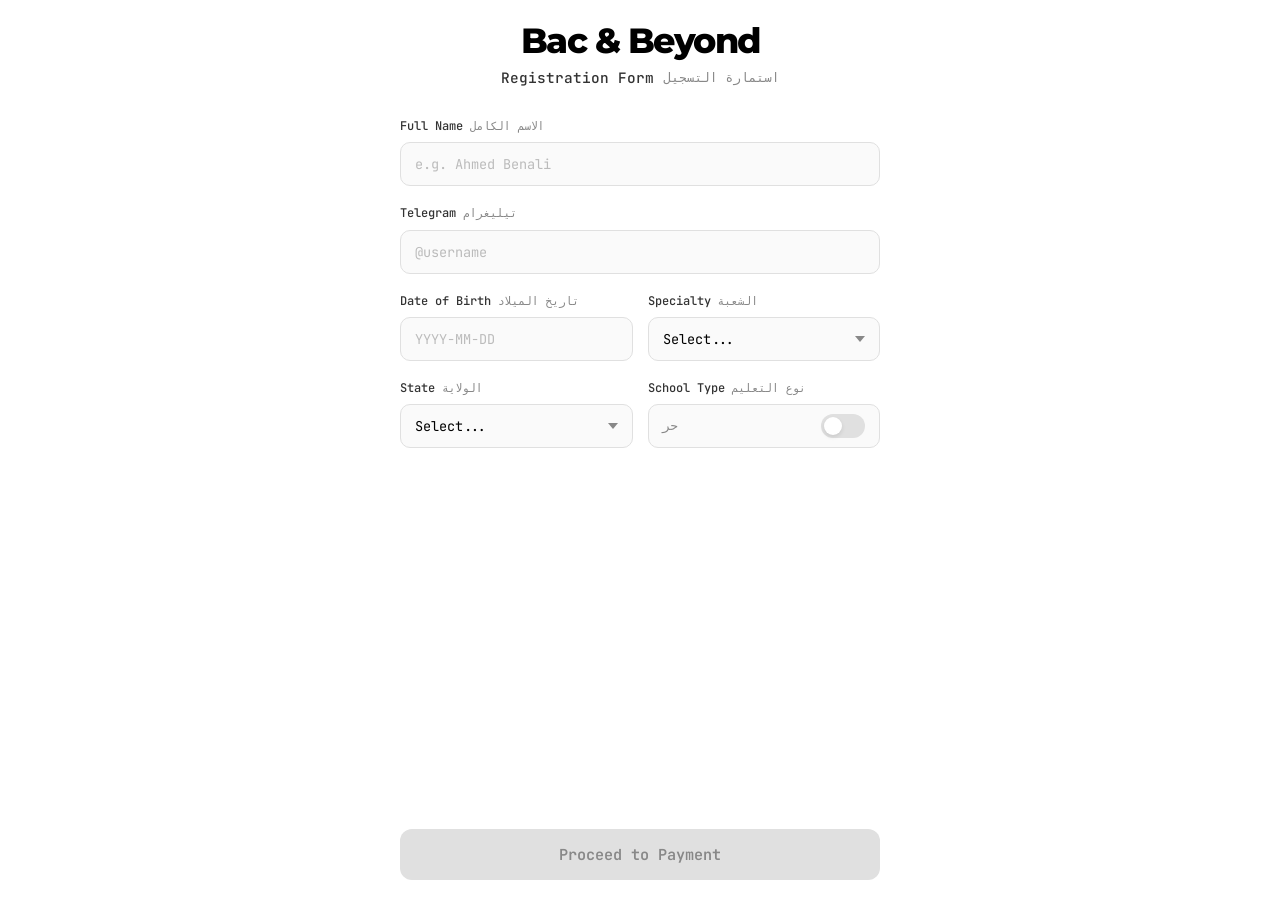
<file: index.html>
<!DOCTYPE html>
<html lang="ar" dir="ltr">
<head>
    <meta charset="UTF-8">
    <meta name="viewport" content="width=device-width, initial-scale=1.0">
    <title>التسجيل - Online School</title>
    <link rel="preconnect" href="https://fonts.googleapis.com">
    <link rel="preconnect" href="https://fonts.gstatic.com" crossorigin>
    <!-- Added Montserrat for the elegant thick title -->
    <link href="https://fonts.googleapis.com/css2?family=JetBrains+Mono:wght@300;400;500;600&family=Montserrat:wght@800&display=swap" rel="stylesheet">
    
    <style>
        * { box-sizing: border-box; margin: 0; padding: 0; }
        body {
            font-family: 'JetBrains Mono', monospace;
            background-color: #ffffff; color: #111111; line-height: 1.6;
            padding: 20px; display: flex; justify-content: center; min-height: 100vh;
            animation: fadeIn 0.8s ease-out;
            padding-bottom: 100px; /* Space for the fixed button */
        }
        @keyframes fadeIn { from { opacity: 0; transform: translateY(10px); } to { opacity: 1; transform: translateY(0); } }
        .form-container { width: 100%; max-width: 480px; display: flex; flex-direction: column; gap: 18px; position: relative; z-index: 1; }
        
        /* Logo & Header */
        .header { text-align: center; margin-bottom: 10px; }
        .header h1 { 
            font-family: 'Montserrat', sans-serif; 
            font-size: 2.2rem; 
            font-weight: 800; 
            letter-spacing: -1.5px; 
            color: #000; 
            line-height: 1.2;
        }
        .header-titles { display: flex; justify-content: center; align-items: center; gap: 10px; margin-top: 4px; }
        .header h2 { font-size: 0.9rem; font-weight: 500; color: #333; }
        .header p { font-size: 0.8rem; color: #888; }

        .input-group { display: flex; flex-direction: column; gap: 6px; }
        .row-group { display: flex; gap: 15px; }
        .row-group .input-group { flex: 1; }
        
        .label-row { display: flex; justify-content: space-between; align-items: center; font-size: 0.75rem; font-weight: 500; color: #333; white-space: nowrap; min-height: 15px; }
        .label-ar { font-weight: 400; color: #888; font-size: 0.7rem; }
        
        /* Force equal heights for inputs, selects, and toggle */
        input[type="text"], select, .toggle-container {
            height: 44px; 
            padding: 0 14px;
            display: flex;
            align-items: center;
        }
        input[type="text"], select {
            width: 100%; border: 1px solid #e0e0e0; border-radius: 10px;
            background-color: #fafafa; font-family: 'JetBrains Mono', monospace; font-size: 0.85rem;
            color: #000; outline: none; transition: all 0.3s cubic-bezier(0.25, 0.8, 0.25, 1);
        }
        input[type="text"]:focus, select:focus { border-color: #d0d0d0; background-color: #ffffff; box-shadow: 0 4px 12px rgba(0,0,0,0.05); }
        input::placeholder { color: #bbb; }
        select { appearance: none; -webkit-appearance: none; background-image: url('data:image/svg+xml;utf8,<svg xmlns="http://www.w3.org/2000/svg" width="10" height="6" viewBox="0 0 10 6"><path fill="%23888" d="M0 0l5 6 5-6z"/></svg>'); background-repeat: no-repeat; background-position: right 14px center; padding-right: 30px; }

        /* Toggle & High School Logic */
        .toggle-container { justify-content: space-between; border: 1px solid #e0e0e0; border-radius: 10px; background-color: #fafafa; transition: all 0.3s; width: 100%; }
        .toggle-switch { position: relative; width: 44px; height: 24px; cursor: pointer; flex-shrink: 0; }
        .toggle-switch input { opacity: 0; width: 0; height: 0; }
        .slider { position: absolute; top: 0; left: 0; right: 0; bottom: 0; background-color: #e0e0e0; transition: .3s; border-radius: 26px; }
        .slider:before { position: absolute; content: ""; height: 18px; width: 18px; left: 3px; bottom: 3px; background-color: white; transition: .3s; border-radius: 50%; box-shadow: 0 2px 4px rgba(0,0,0,0.1); }
        .toggle-switch input:checked + .slider { background-color: #8a2be2; }
        .toggle-switch input:checked + .slider:before { transform: translateX(20px); }

        /* High School Wrapper - Smooth Slide Down Animation */
        .highschool-wrapper { max-height: 0; opacity: 0; overflow: hidden; transform: translateY(-10px); transition: max-height 0.4s ease, opacity 0.4s ease, margin 0.4s ease, transform 0.4s ease; }
        .highschool-wrapper.active { max-height: 100px; opacity: 1; margin-top: 0px; transform: translateY(0); }

        /* Fixed Submit Button at Bottom */
        .submit-btn-wrapper {
            position: fixed; bottom: 0; left: 0; right: 0; padding: 20px;
            background: linear-gradient(to top, #ffffff 80%, rgba(255,255,255,0) 100%);
            display: flex; justify-content: center; z-index: 10;
        }
        .submit-btn {
            width: 100%; max-width: 480px; padding: 15px; background-color: #e0e0e0; color: #888;
            border: none; border-radius: 12px; font-family: 'JetBrains Mono', monospace;
            font-size: 0.95rem; font-weight: 600; cursor: not-allowed; transition: all 0.4s cubic-bezier(0.25, 0.8, 0.25, 1);
        }
        .submit-btn.active { background-color: #00C853; color: #fff; cursor: pointer; box-shadow: 0 6px 15px rgba(0, 200, 83, 0.2); animation: pulseGreen 2s infinite; }
        .submit-btn.active:hover { transform: translateY(-2px); box-shadow: 0 8px 20px rgba(0, 200, 83, 0.3); }
        @keyframes pulseGreen { 0% { box-shadow: 0 0 0 0 rgba(0, 200, 83, 0.4); } 70% { box-shadow: 0 0 0 10px rgba(0, 200, 83, 0); } 100% { box-shadow: 0 0 0 0 rgba(0, 200, 83, 0); } }
        .submit-btn.shake { animation: shake 0.5s cubic-bezier(.36,.07,.19,.97) both; background-color: #ff5252; color: #fff; }
        @keyframes shake { 10%, 90% { transform: translateX(-1px); } 20%, 80% { transform: translateX(2px); } 30%, 50%, 70% { transform: translateX(-4px); } 40%, 60% { transform: translateX(4px); } }

        /* Full Screen Loading */
        #loadingOverlay { position: fixed; inset: 0; background: #fff; display: none; justify-content: center; align-items: center; flex-direction: column; z-index: 9999; gap: 30px; }
        #loadingOverlay.active { display: flex; }
        .loader-bubbles { position: relative; width: 80px; height: 80px; }
        .loader-bubbles span { position: absolute; border: 4px solid transparent; border-radius: 50%; animation: bubbleSpin 1.5s linear infinite; }
        .loader-bubbles span:nth-child(1) { border-top-color: #8a2be2; border-bottom-color: #8a2be2; width: 80px; height: 80px; }
        .loader-bubbles span:nth-child(2) { border-left-color: #00C853; border-right-color: #00C853; width: 60px; height: 60px; top: 10px; left: 10px; animation-duration: 1s; animation-direction: reverse; }
        .loader-bubbles span:nth-child(3) { border-top-color: #2979FF; border-bottom-color: #2979FF; width: 40px; height: 40px; top: 20px; left: 20px; }
        @keyframes bubbleSpin { 0% { transform: rotate(0deg); } 100% { transform: rotate(360deg); } }
        .loader-text { font-size: 0.9rem; color: #333; text-align: center; max-width: 300px; font-weight: 500; }
    </style>
</head>
<body>
    <!-- Full Screen Loading Overlay -->
    <div id="loadingOverlay">
        <div class="loader-bubbles">
            <span></span><span></span><span></span>
        </div>
        <div class="loader-text">You're being directed to the payment page of Chargily to complete the process.</div>
    </div>

    <div class="form-container">
        <div class="header">
            <h1>Bac & Beyond</h1>
            <div class="header-titles">
                <h2>Registration Form</h2>
                <p>استمارة التسجيل</p>
            </div>
        </div>

        <!-- Full Name & Telegram Username (Stacked Vertically) -->
        <div class="input-group">
            <div class="label-row"><span>Full Name <span class="label-ar">الاسم الكامل</span></span></div>
            <input type="text" id="fullName" placeholder="e.g. Ahmed Benali" required>
        </div>
        
        <div class="input-group">
            <div class="label-row"><span>Telegram <span class="label-ar">تيليغرام</span></span></div>
            <input type="text" id="telegramUsername" placeholder="@username" required>
        </div>

        <!-- Date of Birth & Specialty (Horizontal) -->
        <div class="row-group">
            <div class="input-group">
                <div class="label-row"><span>Date of Birth <span class="label-ar">تاريخ الميلاد</span></span></div>
                <input type="text" id="dob" placeholder="YYYY-MM-DD" maxlength="10" required>
            </div>
            <div class="input-group">
                <div class="label-row"><span>Specialty <span class="label-ar">الشعبة</span></span></div>
                <select id="shaba" required>
                    <option value="" disabled selected>Select...</option>
                    <option value="sciences expérimentales" data-ar="علوم تجريبية">Sciences Exp</option>
                    <option value="mathématiques" data-ar="رياضيات">Maths</option>
                    <option value="technique mathématiques" data-ar="تقني رياضي">Tech Maths</option>
                    <option value="gestion et économie" data-ar="تسيير واقتصاد">Economy</option>
                    <option value="lettres et philosophie" data-ar="آداب وفلسفة">Literature</option>
                    <option value="langues étrangères" data-ar="لغات أجنبية">Languages</option>
                    <option value="technique sciences expérimentales" data-ar="تقني علوم تجريبية">Tech Sci Exp</option>
                    <option value="informatique" data-ar="إعلام آلي">CS</option>
                </select>
            </div>
        </div>

        <!-- Wilaya & School Type Toggle (Horizontal) -->
        <div class="row-group">
            <div class="input-group">
                <div class="label-row"><span>State <span class="label-ar">الولاية</span></span></div>
                <select id="wilaya" required>
                    <option value="" disabled selected>Select...</option>
                    <option value="01 - Adrar">01 - Adrar</option>
                    <option value="02 - Chlef">02 - Chlef</option>
                    <option value="03 - Laghouat">03 - Laghouat</option>
                    <option value="04 - Oum El Bouaghi">04 - Oum El Bouaghi</option>
                    <option value="05 - Batna">05 - Batna</option>
                    <option value="06 - Béjaïa">06 - Béjaïa</option>
                    <option value="07 - Biskra">07 - Biskra</option>
                    <option value="08 - Béchar">08 - Béchar</option>
                    <option value="09 - Blida">09 - Blida</option>
                    <option value="10 - Bouira">10 - Bouira</option>
                    <option value="11 - Tamanrasset">11 - Tamanrasset</option>
                    <option value="12 - Tébessa">12 - Tébessa</option>
                    <option value="13 - Tlemcen">13 - Tlemcen</option>
                    <option value="14 - Tiaret">14 - Tiaret</option>
                    <option value="15 - Tizi Ouzou">15 - Tizi Ouzou</option>
                    <option value="16 - Alger">16 - Alger</option>
                    <option value="17 - Djelfa">17 - Djelfa</option>
                    <option value="18 - Jijel">18 - Jijel</option>
                    <option value="19 - Sétif">19 - Sétif</option>
                    <option value="20 - Saïda">20 - Saïda</option>
                    <option value="21 - Skikda">21 - Skikda</option>
                    <option value="22 - Sidi Bel Abbès">22 - Sidi Bel Abbès</option>
                    <option value="23 - Annaba">23 - Annaba</option>
                    <option value="24 - Guelma">24 - Guelma</option>
                    <option value="25 - Constantine">25 - Constantine</option>
                    <option value="26 - Médéa">26 - Médéa</option>
                    <option value="27 - Mostaganem">27 - Mostaganem</option>
                    <option value="28 - M'Sila">28 - M'Sila</option>
                    <option value="29 - Mascara">29 - Mascara</option>
                    <option value="30 - Ouargla">30 - Ouargla</option>
                    <option value="31 - Oran">31 - Oran</option>
                    <option value="32 - El Bayadh">32 - El Bayadh</option>
                    <option value="33 - Illizi">33 - Illizi</option>
                    <option value="34 - Bordj Bou Arréridj">34 - Bordj Bou Arréridj</option>
                    <option value="35 - Boumerdès">35 - Boumerdès</option>
                    <option value="36 - El Tarf">36 - El Tarf</option>
                    <option value="37 - Tindouf">37 - Tindouf</option>
                    <option value="38 - Tissemsilt">38 - Tissemsilt</option>
                    <option value="39 - El Oued">39 - El Oued</option>
                    <option value="40 - Khenchela">40 - Khenchela</option>
                    <option value="41 - Souk Ahras">41 - Souk Ahras</option>
                    <option value="42 - Tipaza">42 - Tipaza</option>
                    <option value="43 - Mila">43 - Mila</option>
                    <option value="44 - Aïn Defla">44 - Aïn Defla</option>
                    <option value="45 - Naâma">45 - Naâma</option>
                    <option value="46 - Aïn Témouchent">46 - Aïn Témouchent</option>
                    <option value="47 - Ghardaïa">47 - Ghardaïa</option>
                    <option value="48 - Relizane">48 - Relizane</option>
                </select>
            </div>
            <div class="input-group">
                <div class="label-row"><span>School Type <span class="label-ar">نوع التعليم</span></span></div>
                <div class="toggle-container">
                    <span style="font-size:0.8rem; color:#888;" id="nidamiLabel">حر</span>
                    <label class="toggle-switch">
                        <input type="checkbox" id="nizami">
                        <span class="slider"></span>
                    </label>
                </div>
            </div>
        </div>

        <!-- High School Name (Conditional with Slide Down Animation) -->
        <div class="highschool-wrapper" id="highschoolWrapper">
            <div class="input-group">
                <div class="label-row"><span>High School Name <span class="label-ar">اسم الثانوية</span></span></div>
                <input type="text" id="schoolName" placeholder="e.g. Lycée Mohamed Boudiaf">
            </div>
        </div>
    </div>

    <!-- Fixed Button Wrapper -->
    <div class="submit-btn-wrapper">
        <button type="button" class="submit-btn" id="submitBtn">Proceed to Payment</button>
    </div>

    <script src="script.js"></script>
    <script>
        const nizamiToggle = document.getElementById('nizami');
        const highschoolWrapper = document.getElementById('highschoolWrapper');
        const nidamiLabel = document.getElementById('nidamiLabel');
        const submitBtn = document.getElementById('submitBtn');
        const loadingOverlay = document.getElementById('loadingOverlay');

        // Inputs for validation
        const fullName = document.getElementById('fullName');
        const telegramUsername = document.getElementById('telegramUsername');
        const dob = document.getElementById('dob');
        const wilaya = document.getElementById('wilaya');
        const shaba = document.getElementById('shaba');
        const schoolName = document.getElementById('schoolName');

        // Specialty Dropdown Logic (Show English + Arabic in list, only English when picked)
        function updateShabaDisplay() {
            Array.from(shaba.options).forEach(opt => {
                if (opt.value && opt.dataset.ar) {
                    opt.text = opt.text.split(' - ')[0] + ' - ' + opt.dataset.ar; // Restore list view
                }
            });
            if (shaba.selectedIndex > 0) {
                const selected = shaba.options[shaba.selectedIndex];
                selected.text = selected.text.split(' - ')[0]; // Show only English when picked
            }
        }
        shaba.addEventListener('change', updateShabaDisplay);
        updateShabaDisplay();
        
        // Toggle High School Field with smooth animation
        nizamiToggle.addEventListener('change', function() {
            if (this.checked) {
                highschoolWrapper.classList.add('active');
                nidamiLabel.textContent = 'نظامي';
                schoolName.setAttribute('required', 'true');
            } else {
                highschoolWrapper.classList.remove('active');
                nidamiLabel.textContent = 'حر';
                schoolName.removeAttribute('required');
                schoolName.value = '';
            }
            checkFormValidity();
        });

        // Real-time form validation for Button State
        function checkFormValidity() {
            let isValid = fullName.value.trim() !== '' &&
                          telegramUsername.value.trim() !== '' &&
                          dob.value.trim() !== '' &&
                          wilaya.value !== '' &&
                          shaba.value !== '';

            if (nizamiToggle.checked && schoolName.value.trim() === '') {
                isValid = false;
            }

            if (isValid) {
                submitBtn.classList.add('active');
                submitBtn.classList.remove('shake');
            } else {
                submitBtn.classList.remove('active');
            }
        }

        // Attach validation listener to all inputs
        [fullName, telegramUsername, dob, wilaya, shaba, schoolName].forEach(input => {
            input.addEventListener('input', checkFormValidity);
            input.addEventListener('change', checkFormValidity);
        });
    </script>
</body>
    </html>
</file>
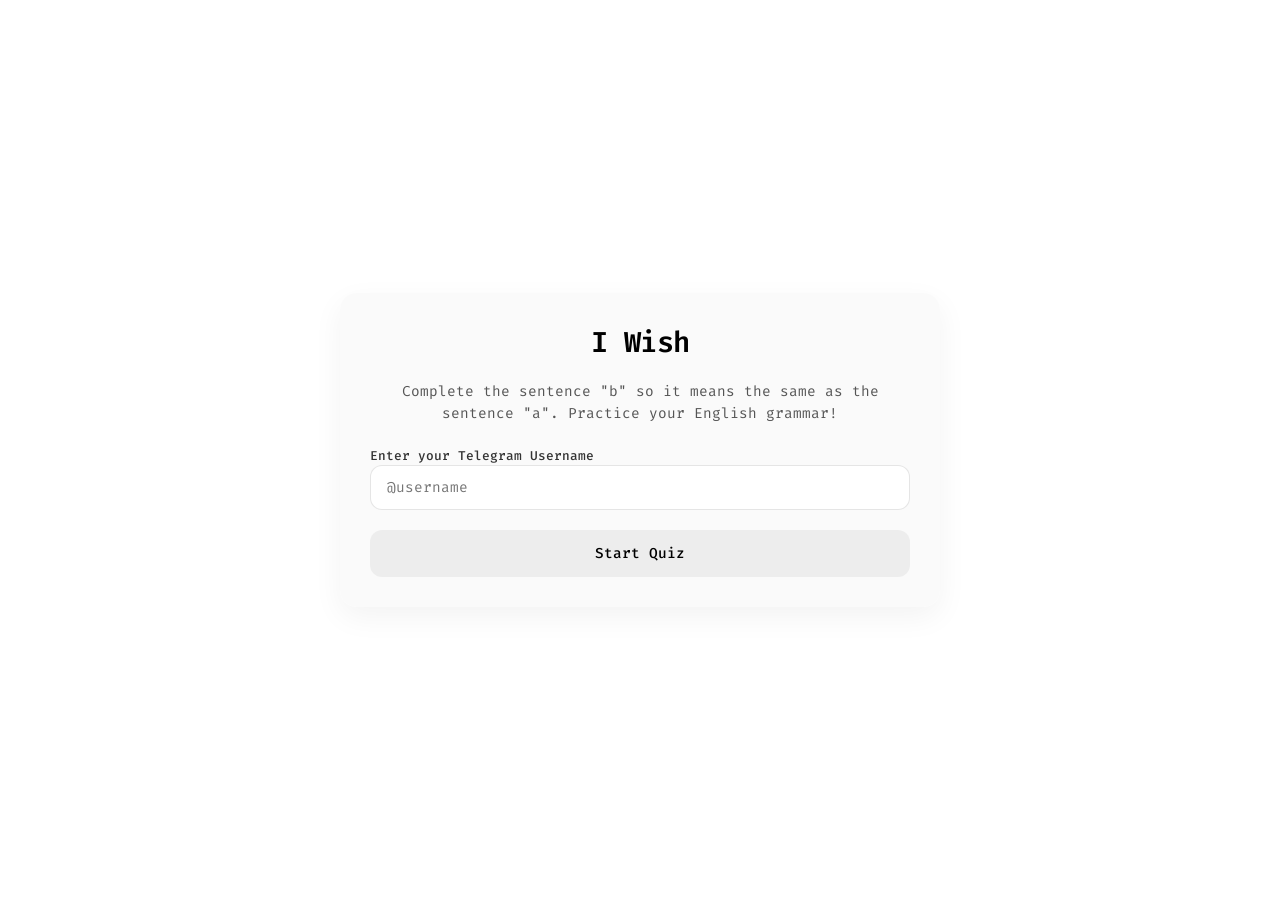
<file: I wish.html>
<!DOCTYPE html>
<html lang="en">
<head>
    <meta charset="UTF-8">
    <meta name="viewport" content="width=device-width, initial-scale=1.0">
    <title>I Wish - English Quiz</title>
    
    <!-- Elegant Coding Font -->
    <link rel="preconnect" href="https://fonts.googleapis.com">
    <link rel="preconnect" href="https://fonts.gstatic.com" crossorigin>
    <link href="https://fonts.googleapis.com/css2?family=Fira+Code:wght@400;500;600&display=swap" rel="stylesheet">

    <style>
        :root {
            --bg-color: #ffffff;
            --text-color: #000000;
            --btn-bg: rgba(0, 0, 0, 0.05);
            --btn-hover: rgba(0, 0, 0, 0.1);
            --card-bg: rgba(0, 0, 0, 0.02);
            --border-radius: 16px;
            --transition-speed: 0.3s;
            --correct-color: rgba(0, 200, 0, 0.4);
            --wrong-color: rgba(255, 50, 50, 0.4);
        }

        * {
            box-sizing: border-box;
            margin: 0;
            padding: 0;
            font-family: 'Fira Code', monospace;
        }

        body {
            background-color: var(--bg-color);
            color: var(--text-color);
            display: flex;
            justify-content: center;
            align-items: center;
            min-height: 100vh;
            padding: 20px;
        }

        .app-container {
            width: 100%;
            max-width: 600px;
            background: var(--card-bg);
            padding: 30px;
            border-radius: var(--border-radius);
            box-shadow: 0 10px 30px rgba(0,0,0,0.05);
            transition: opacity var(--transition-speed) ease, transform var(--transition-speed) ease;
            position: relative;
        }

        /* Screen Management */
        .screen {
            display: none;
            flex-direction: column;
            gap: 20px;
            animation: fadeIn 0.5s ease forwards;
        }

        .screen.active {
            display: flex;
        }

        @keyframes fadeIn {
            from { opacity: 0; transform: translateY(10px); }
            to { opacity: 1; transform: translateY(0); }
        }

        /* Typography & Elements */
        h1 {
            font-size: 1.8rem;
            font-weight: 600;
            text-align: center;
            letter-spacing: -0.5px;
        }

        p {
            font-size: 0.9rem;
            color: #555;
            text-align: center;
            line-height: 1.5;
        }

        label {
            font-size: 0.8rem;
            font-weight: 500;
            color: #333;
        }

        input[type="text"] {
            width: 100%;
            padding: 12px 16px;
            background: #fff;
            border: 1px solid rgba(0,0,0,0.1);
            border-radius: 12px;
            font-family: 'Fira Code', monospace;
            font-size: 0.9rem;
            outline: none;
            transition: border var(--transition-speed);
        }

        input[type="text"]:focus {
            border: 1px solid rgba(0,0,0,0.3);
        }

        .btn {
            background: var(--btn-bg);
            color: var(--text-color);
            border: none;
            padding: 14px 20px;
            border-radius: 12px;
            font-family: 'Fira Code', monospace;
            font-size: 0.9rem;
            font-weight: 500;
            cursor: pointer;
            transition: background var(--transition-speed), transform 0.1s ease;
        }

        .btn:hover {
            background: var(--btn-hover);
        }

        .btn:active {
            transform: scale(0.98);
        }

        .btn:disabled {
            opacity: 0.5;
            cursor: not-allowed;
        }

        .telegram-placeholder {
            font-size: 0.7rem;
            text-align: center;
            margin-top: 10px;
            color: #999;
        }

        /* Question Card */
        .question-card {
            background: #fff;
            padding: 15px;
            border-radius: 12px;
            border: 1px solid rgba(0,0,0,0.05);
        }
        .question-card p {
            text-align: left;
            color: #000;
            font-size: 0.9rem;
        }

        .feedback-area {
            min-height: 40px;
            text-align: center;
            font-size: 0.85rem;
            font-weight: 500;
            color: #333;
            opacity: 0;
            transition: opacity 0.3s ease;
        }

        /* Bubble Animations */
        .bubble {
            position: absolute;
            left: 50%;
            top: 50%;
            width: 100px;
            height: 100px;
            border-radius: 50%;
            pointer-events: none;
            z-index: 1000;
            opacity: 0;
            transform: translate(-50%, -50%) scale(0.2);
            animation: bubblePop 0.8s cubic-bezier(0.175, 0.885, 0.32, 1.275) forwards;
        }

        .bubble.correct {
            background: var(--correct-color);
            border: 2px solid rgba(0, 200, 0, 0.6);
        }

        .bubble.wrong {
            background: var(--wrong-color);
            border: 2px solid rgba(255, 50, 50, 0.6);
        }

        @keyframes bubblePop {
            0% { transform: translate(-50%, -50%) scale(0.2); opacity: 0; }
            50% { opacity: 0.8; }
            100% { transform: translate(-50%, -50%) scale(3); opacity: 0; }
        }

        .final-score {
            font-size: 2.5rem;
            font-weight: 600;
            text-align: center;
            margin: 20px 0;
        }

        .status-text {
            font-weight: 500;
            color: #000;
        }

    </style>
</head>
<body>

    <div class="app-container">
        
        <!-- START SCREEN -->
        <div id="start-screen" class="screen active">
            <h1>I Wish</h1>
            <p>Complete the sentence "b" so it means the same as the sentence "a". Practice your English grammar!</p>
            <div>
                <label for="telegram-user">Enter your Telegram Username</label>
                <input type="text" id="telegram-user" placeholder="@username" required>
            </div>
            <button class="btn" id="start-btn">Start Quiz</button>
        </div>

        <!-- QUIZ SCREEN -->
        <div id="quiz-screen" class="screen">
            <div style="display: flex; justify-content: center; align-items: center;">
                <span id="question-counter" style="font-size: 0.8rem; font-weight: 600;">Question 1/7</span>
            </div>
            
            <div class="question-card">
                <p id="sentence-a"></p>
            </div>

            <div>
                <label for="answer-input" id="sentence-b-label"></label>
                <input type="text" id="answer-input" placeholder="Type your answer here...">
            </div>

            <div class="feedback-area" id="feedback-area"></div>
            
            <button class="btn" id="submit-btn">Submit Answer</button>
            <button class="btn" id="next-btn" style="display: none;">Next Question</button>
        </div>

        <!-- RESULT SCREEN -->
        <div id="result-screen" class="screen">
            <h1>Quiz Finished!</h1>
            <p id="result-message">You did a great job.</p>
            <div class="final-score" id="final-score">0/7</div>
            <p class="telegram-placeholder status-text" id="telegram-status">Sending your score to your teacher...</p>
            <button class="btn" id="restart-btn">Retake Quiz</button>
        </div>

    </div>

    <script>
        // ==========================================
        // TELEGRAM BOT CONFIGURATION
        // ==========================================
        // 1. PASTE YOUR TELEGRAM BOT API TOKEN HERE:
        const TELEGRAM_BOT_TOKEN = '8600205409:AAHxFVkLuoTL5pKoZOBkhK5spfomJv5zHzQ'; 
        
        // 2. PASTE YOUR TELEGRAM CHAT ID HERE:
        const TELEGRAM_CHAT_ID = '7969710102'; 
        // ==========================================

        const quizData = [
            {
                sentenceA: '1.a. John regrets having uploaded a video onto You Tube without the consent of its owner',
                sentenceBLabel: '1.b. He wishes...',
                answer: 'he had not uploaded a video onto You Tube without the consent of its owner'
            },
            {
                sentenceA: "2.a. I regret that counterfeiters don't respect laws.",
                sentenceBLabel: '2.b. I wish...',
                answer: 'counterfeiters respected laws'
            },
            {
                sentenceA: '3.a. I regret that the authorities did not adopt serious measures to stop migrant smuggling and human trafficking.',
                sentenceBLabel: '3.b. I wish the authorities...',
                answer: 'had adopted serious measures to stop migrant smuggling and human trafficking'
            },
            {
                sentenceA: '4.a. I have a strong desire that all governments ban nepotism in private and public companies',
                sentenceBLabel: '4.b. I wish...',
                answer: 'all governments banned nepotism in private and public companies'
            },
            {
                sentenceA: '5.a. Unfortunately, the "Wasta" is spread in the Arab world.',
                sentenceBLabel: '5.b. I wish...',
                answer: 'the "Wasta" were not spread in the Arab world'
            },
            {
                sentenceA: '6.a. Our country should have implemented strict principles on piracy.',
                sentenceBLabel: '6.b. I wish...',
                answer: 'our country had implemented strict principles on piracy'
            },
            {
                sentenceA: '7.a. Businessmen exploit children.',
                sentenceBLabel: '7.b. If only...',
                answer: "businessmen didn't exploit children"
            }
        ];

        // DOM Elements
        const startScreen = document.getElementById('start-screen');
        const quizScreen = document.getElementById('quiz-screen');
        const resultScreen = document.getElementById('result-screen');
        
        const startBtn = document.getElementById('start-btn');
        const submitBtn = document.getElementById('submit-btn');
        const nextBtn = document.getElementById('next-btn');
        const restartBtn = document.getElementById('restart-btn');
        
        const usernameInput = document.getElementById('telegram-user');
        const answerInput = document.getElementById('answer-input');
        const sentenceA = document.getElementById('sentence-a');
        const sentenceBLabel = document.getElementById('sentence-b-label');
        const questionCounter = document.getElementById('question-counter');
        const feedbackArea = document.getElementById('feedback-area');
        const finalScore = document.getElementById('final-score');
        const resultMessage = document.getElementById('result-message');
        const telegramStatus = document.getElementById('telegram-status');
        const appContainer = document.querySelector('.app-container');

        // State Variables
        let currentQuestionIndex = 0;
        let score = 0;
        let studentUsername = '';

        // Helper function to normalize text for fair checking
        function normalizeText(text) {
            return text.toLowerCase()
                       .replace(/[.,/#!$%^&*;:{}=\-_`~()]/g, "")
                       .replace(/\s{2,}/g, " ")
                       .trim();
        }

        // Bubble Animation Generator
        function createBubble(isCorrect) {
            const bubble = document.createElement('div');
            bubble.className = `bubble ${isCorrect ? 'correct' : 'wrong'}`;
            appContainer.appendChild(bubble);
            
            // Remove bubble from DOM after animation finishes
            setTimeout(() => {
                bubble.remove();
            }, 800);
        }

        // Start Quiz Logic
        startBtn.addEventListener('click', () => {
            if(usernameInput.value.trim() === '') {
                alert('Please enter your Telegram username to start.');
                return;
            }
            
            // Format username to ensure it starts with '@'
            studentUsername = usernameInput.value.trim();
            if (!studentUsername.startsWith('@')) {
                studentUsername = '@' + studentUsername;
            }

            startScreen.classList.remove('active');
            quizScreen.classList.add('active');
            loadQuestion();
        });

        // Load Question
        function loadQuestion() {
            const q = quizData[currentQuestionIndex];
            sentenceA.textContent = q.sentenceA;
            sentenceBLabel.textContent = q.sentenceBLabel;
            answerInput.value = '';
            
            questionCounter.textContent = `Question ${currentQuestionIndex + 1}/${quizData.length}`;
            
            feedbackArea.style.opacity = '0';
            feedbackArea.textContent = '';

            submitBtn.style.display = 'block';
            nextBtn.style.display = 'none';
            answerInput.focus();
        }

        // Submit Answer Logic
        submitBtn.addEventListener('click', () => {
            const userAnswer = answerInput.value.trim();
            if(userAnswer === '') {
                alert('Please type your answer.');
                return;
            }

            const correctAnswer = quizData[currentQuestionIndex].answer;
            const isCorrect = normalizeText(userAnswer) === normalizeText(correctAnswer);

            createBubble(isCorrect);

            if(isCorrect) {
                score++; // Score updates silently in the background
                feedbackArea.textContent = 'Correct! Well done.';
                feedbackArea.style.color = 'green';
            } else {
                feedbackArea.textContent = `Wrong. Correct answer: "${correctAnswer}"`;
                feedbackArea.style.color = 'red';
            }

            feedbackArea.style.opacity = '1';

            submitBtn.style.display = 'none';
            nextBtn.style.display = 'block';
        });

        // Next Question Logic
        nextBtn.addEventListener('click', () => {
            currentQuestionIndex++;
            if(currentQuestionIndex < quizData.length) {
                loadQuestion();
            } else {
                showResults();
            }
        });

        // Show Results Logic
        function showResults() {
            quizScreen.classList.remove('active');
            resultScreen.classList.add('active');
            finalScore.textContent = `${score}/${quizData.length}`; // Score revealed only here
            
            if(score >= 5) {
                resultMessage.textContent = 'Excellent work! You mastered "I Wish".';
            } else if(score >= 3) {
                resultMessage.textContent = 'Good effort! Keep practicing.';
            } else {
                resultMessage.textContent = 'Needs improvement. Review the rules and try again!';
            }

            // Trigger Telegram API
            sendToTelegram();
        }

        // Telegram Integration Logic
        async function sendToTelegram() {
            // Prevent sending if developer hasn't added credentials yet
            if (TELEGRAM_BOT_TOKEN === 'YOUR_BOT_TOKEN_HERE' || TELEGRAM_CHAT_ID === 'YOUR_CHAT_ID_HERE') {
                telegramStatus.textContent = 'Teacher needs to setup Telegram Bot credentials.';
                telegramStatus.style.color = 'red';
                return;
            }

            const message = `📝 *New Quiz Result*\n\n` +
                            `*Student:* ${studentUsername}\n` +
                            `*Score:* ${score}/${quizData.length}\n` +
                            `*Quiz:* I Wish`;
            
            const url = `https://api.telegram.org/bot${TELEGRAM_BOT_TOKEN}/sendMessage`;
            
            try {
                const response = await fetch(url, {
                    method: 'POST',
                    headers: {
                        'Content-Type': 'application/json'
                    },
                    body: JSON.stringify({
                        chat_id: TELEGRAM_CHAT_ID,
                        text: message,
                        parse_mode: 'Markdown'
                    })
                });

                const data = await response.json();

                if (data.ok) {
                    telegramStatus.textContent = '✅ Score sent to your teacher successfully!';
                    telegramStatus.style.color = 'green';
                } else {
                    telegramStatus.textContent = '⚠️ Error sending score. Please inform your teacher.';
                    telegramStatus.style.color = 'red';
                    console.error('Telegram API Error:', data);
                }
            } catch (error) {
                telegramStatus.textContent = '⚠️ Network error. Could not send score.';
                telegramStatus.style.color = 'red';
                console.error('Fetch Error:', error);
            }
        }

        // Restart Logic
        restartBtn.addEventListener('click', () => {
            currentQuestionIndex = 0;
            score = 0;
            studentUsername = '';
            usernameInput.value = '';
            telegramStatus.textContent = 'Sending your score to your teacher...';
            telegramStatus.style.color = '#999';
            resultScreen.classList.remove('active');
            startScreen.classList.add('active');
        });

    </script>
</body>
  </html>
</file>
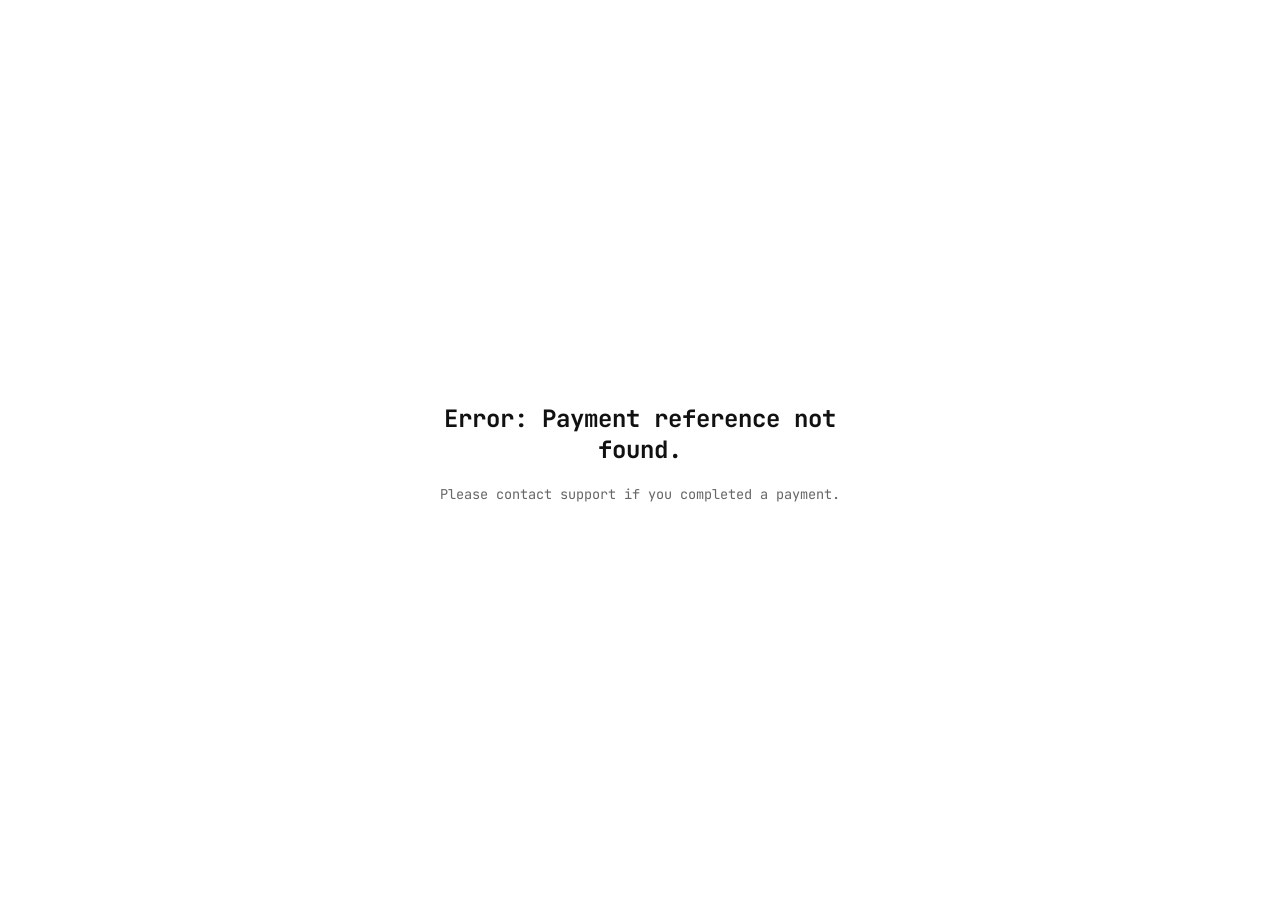
<file: payment.html>
<!DOCTYPE html>
<html lang="en">
<head>
    <meta charset="UTF-8">
    <meta name="viewport" content="width=device-width, initial-scale=1.0">
    <title>Processing Payment...</title>
    <link href="https://fonts.googleapis.com/css2?family=JetBrains+Mono:wght@400;500;600&display=swap" rel="stylesheet">
    <style>
        body { font-family: 'JetBrains Mono', monospace; background-color: #ffffff; color: #111; display: flex; justify-content: center; align-items: center; height: 100vh; margin: 0; text-align: center; }
        .container { max-width: 400px; padding: 20px; }
        .spinner { width: 40px; height: 40px; border: 4px solid rgba(128,128,128,0.1); border-top: 4px solid #333; border-radius: 50%; animation: spin 1s linear infinite; margin: 0 auto 20px; }
        @keyframes spin { 0% { transform: rotate(0deg); } 100% { transform: rotate(360deg); } }
        .btn { display: none; margin-top: 15px; padding: 14px 24px; background: rgba(128, 128, 128, 0.15); color: #000; border: none; border-radius: 12px; font-family: inherit; font-size: 1rem; font-weight: 600; cursor: pointer; text-decoration: none; transition: all 0.3s; }
        .btn:hover { background: rgba(128, 128, 128, 0.3); }
    </style>
</head>
<body>
    <div class="container">
        <div class="spinner" id="spinner"></div>
        <h2 id="statusText">Verifying your payment...</h2>
        <p style="color:#666; font-size:0.85rem; margin-top:10px;" id="subText">Please do not close this page.</p>
        
        <a href="#" class="btn" id="botBtn" target="_blank">Step 1: Activate Bot Account</a>
        <a href="#" class="btn" id="groupBtn" target="_blank">Step 2: Join Telegram Group</a>
    </div>

    <script>
        const urlParams = new URLSearchParams(window.location.search);

        // Chargily appends ?checkout_id=<id> to the back_url after payment.
        // We also accept ?invoice=<id> as a legacy fallback.
        const invoiceId = urlParams.get('checkout_id') || urlParams.get('invoice');

        if (!invoiceId) {
            document.getElementById('statusText').innerText = "Error: Payment reference not found.";
            document.getElementById('subText').innerText   = "Please contact support if you completed a payment.";
            document.getElementById('spinner').style.display = 'none';
        } else {
            let attempts = 0;
            const maxAttempts = 40; // poll for up to ~2 minutes

            const interval = setInterval(async () => {
                attempts++;
                try {
                    const res  = await fetch(`/api/check-payment/${invoiceId}`);
                    const data = await res.json();

                    if (data.success) {
                        clearInterval(interval);
                        document.getElementById('spinner').style.display = 'none';
                        document.getElementById('statusText').innerText  = "Payment Successful! 🎉";
                        document.getElementById('subText').innerText     = "Complete steps 1 and 2 below:";

                        document.getElementById('botBtn').href         = data.botLink;
                        document.getElementById('botBtn').style.display = 'block';

                        document.getElementById('groupBtn').href         = data.groupLink;
                        document.getElementById('groupBtn').style.display = 'block';
                    } else if (attempts >= maxAttempts) {
                        clearInterval(interval);
                        document.getElementById('spinner').style.display = 'none';
                        document.getElementById('statusText').innerText  = "Taking longer than expected.";
                        document.getElementById('subText').innerText     = "If you paid, please contact support — your access will be granted shortly.";
                    }
                } catch (e) {
                    console.error("Polling error", e);
                }
            }, 3000);
        }
    </script>
</body>
</html>
</file>
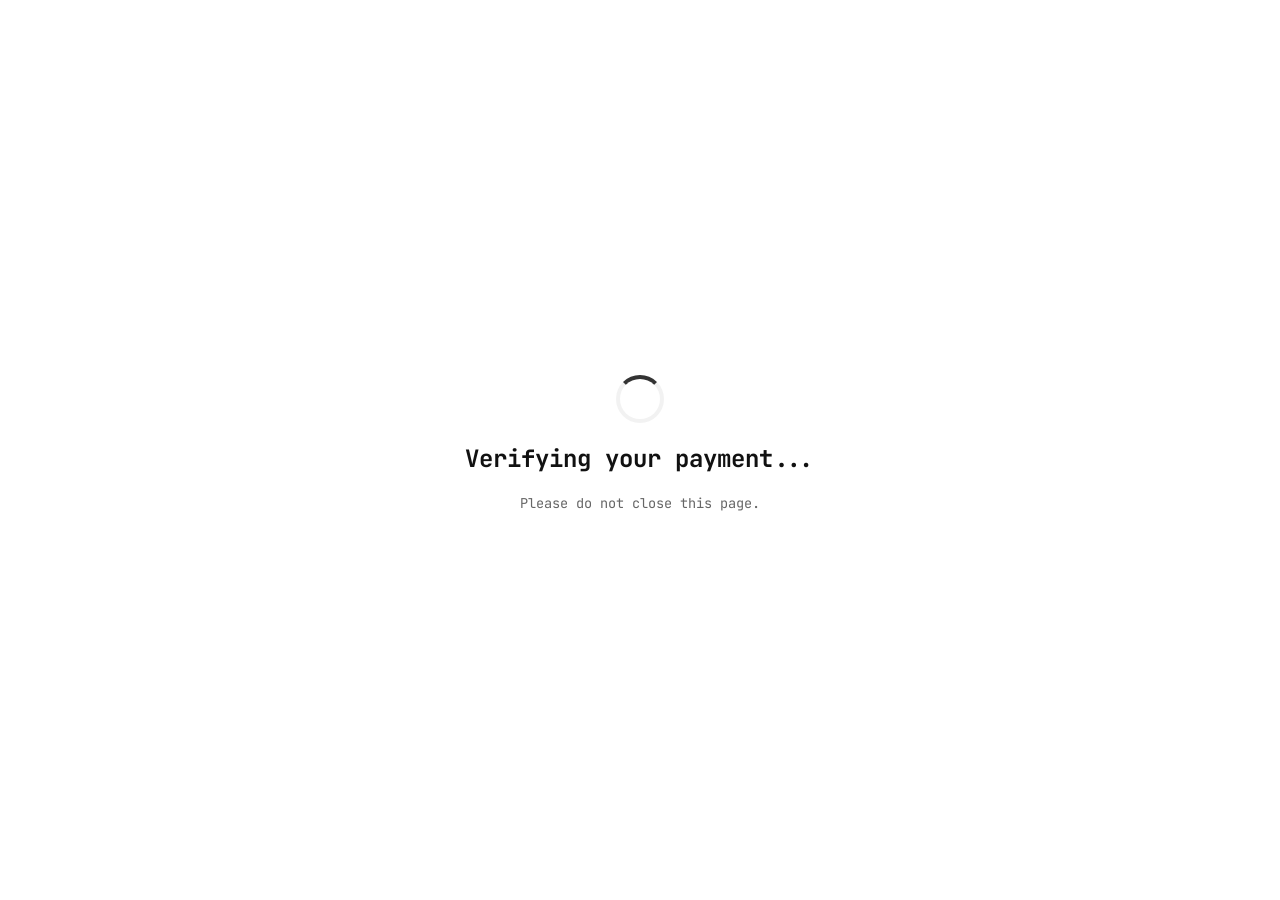
<file: Public/payment.html>
<!DOCTYPE html>
<html lang="en">
<head>
    <meta charset="UTF-8">
    <meta name="viewport" content="width=device-width, initial-scale=1.0">
    <title>Processing Payment...</title>
    <link href="https://fonts.googleapis.com/css2?family=JetBrains+Mono:wght@400;500;600&display=swap" rel="stylesheet">
    <style>
        body { font-family: 'JetBrains Mono', monospace; background-color: #ffffff; color: #111; display: flex; justify-content: center; align-items: center; height: 100vh; margin: 0; text-align: center; }
        .container { max-width: 400px; padding: 20px; }
        .spinner { width: 40px; height: 40px; border: 4px solid rgba(128,128,128,0.1); border-top: 4px solid #333; border-radius: 50%; animation: spin 1s linear infinite; margin: 0 auto 20px; }
        @keyframes spin { 0% { transform: rotate(0deg); } 100% { transform: rotate(360deg); } }
        .btn { display: none; margin-top: 15px; padding: 14px 24px; background: rgba(128, 128, 128, 0.15); color: #000; border: none; border-radius: 12px; font-family: inherit; font-size: 1rem; font-weight: 600; text-decoration: none; cursor: pointer; transition: 0.3s; width: 100%; }
        .btn:hover { background: rgba(128, 128, 128, 0.3); }
    </style>
</head>
<body>
    <div class="container">
        <div class="spinner" id="spinner"></div>
        <h2 id="statusText">Verifying your payment...</h2>
        <p style="color:#666; font-size:0.85rem; margin-top:10px;" id="subText">Please do not close this page.</p>
        
        <a href="#" class="btn" id="botBtn" target="_blank">Step 1: Activate Bot Account</a>
        <a href="#" class="btn" id="groupBtn" target="_blank">Step 2: Join Telegram Group</a>
    </div>

    <script>
        const urlParams = new URLSearchParams(window.location.search);
        const invoiceId = urlParams.get('invoice');
        
        // CHANGE THIS URL TO YOUR BACKEND URL WHEN DEPLOYED
        const BACKEND_URL = 'http://localhost:3000'; 

        if (!invoiceId) {
            document.getElementById('statusText').innerText = "Error: No invoice found.";
            document.getElementById('spinner').style.display = 'none';
        } else {
            const interval = setInterval(async () => {
                try {
                    const res = await fetch(`${BACKEND_URL}/api/check-payment/${invoiceId}`);
                    const data = await res.json();

                    if (data.success) {
                        clearInterval(interval);
                        document.getElementById('spinner').style.display = 'none';
                        document.getElementById('statusText').innerText = "Payment Successful! 🎉";
                        document.getElementById('subText").innerText = "Complete steps 1 and 2 below:";
                        
                        document.getElementById('botBtn').href = data.botLink;
                        document.getElementById('botBtn').style.display = 'block';

                        document.getElementById('groupBtn').href = data.groupLink;
                        document.getElementById('groupBtn').style.display = 'block';
                    }
                } catch (e) { console.error("Polling error", e); }
            }, 3000);
        }
    </script>
</body>
</html>
</file>
